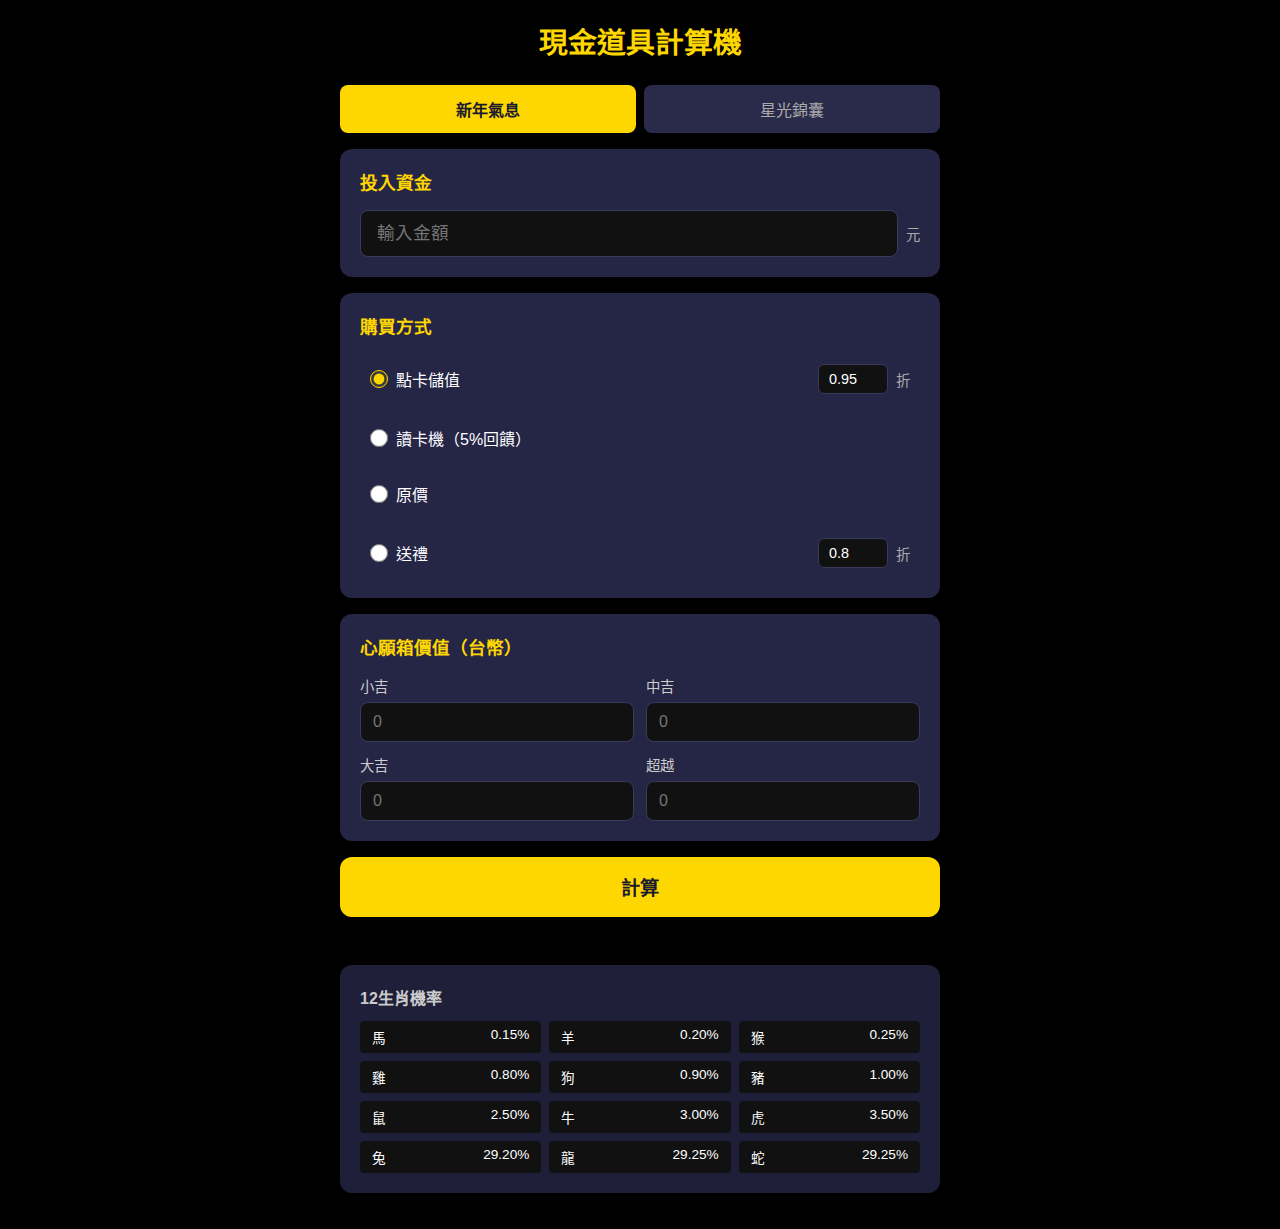
<file: docs/index.html>
<!DOCTYPE html>
<html lang="zh-TW">
<head>
    <meta charset="UTF-8">
    <meta name="viewport" content="width=device-width, initial-scale=1.0">
    <title>現金道具計算機</title>
    <link rel="stylesheet" href="style.css">
</head>
<body>
    <div class="container">
        <h1>現金道具計算機</h1>

        <!-- Tab 切換 -->
        <div class="tab-container">
            <button class="tab-btn active" data-tab="zodiac">新年氣息</button>
            <button class="tab-btn" data-tab="starlight">星光錦囊</button>
        </div>

        <!-- 新年氣息 Tab -->
        <div id="zodiac-tab" class="tab-content active">
            <div class="card">
                <h2>投入資金</h2>
                <div class="input-group">
                    <input type="number" id="investment" placeholder="輸入金額" min="0" aria-label="投入資金">
                    <span class="unit">元</span>
                </div>
            </div>

            <div class="card">
                <h2>購買方式</h2>
                <div class="radio-group">
                    <label class="radio-item">
                        <input type="radio" name="method" value="card" checked>
                        <span>點卡儲值</span>
                        <input type="number" id="card-discount" class="discount-input" value="0.95" step="0.01" min="0" max="1" aria-label="點卡折扣">
                        <span class="unit">折</span>
                    </label>
                    <label class="radio-item">
                        <input type="radio" name="method" value="cardreader">
                        <span>讀卡機（5%回饋）</span>
                    </label>
                    <label class="radio-item">
                        <input type="radio" name="method" value="original">
                        <span>原價</span>
                    </label>
                    <label class="radio-item">
                        <input type="radio" name="method" value="gift">
                        <span>送禮</span>
                        <input type="number" id="gift-discount" class="discount-input" value="0.8" step="0.01" min="0" max="1" aria-label="送禮折扣">
                        <span class="unit">折</span>
                    </label>
                </div>
            </div>

            <div class="card">
                <h2>心願箱價值（台幣）</h2>
                <div class="box-values">
                    <div class="box-input">
                        <label for="box-small">小吉</label>
                        <input type="number" id="box-small" placeholder="0" min="0">
                    </div>
                    <div class="box-input">
                        <label for="box-medium">中吉</label>
                        <input type="number" id="box-medium" placeholder="0" min="0">
                    </div>
                    <div class="box-input">
                        <label for="box-large">大吉</label>
                        <input type="number" id="box-large" placeholder="0" min="0">
                    </div>
                    <div class="box-input">
                        <label for="box-super">超越</label>
                        <input type="number" id="box-super" placeholder="0" min="0">
                    </div>
                </div>
            </div>

            <button id="calculate-btn" class="calculate-btn">計算</button>

            <div id="result" class="card result-card" style="display: none;">
                <h2>計算結果</h2>

                <div class="result-section">
                    <h3>基本資訊</h3>
                    <div class="result-row">
                        <span>可得樂豆點：</span>
                        <span id="r-points">-</span>
                    </div>
                    <div class="result-row">
                        <span>可抽次數：</span>
                        <span id="r-draws">-</span>
                    </div>
                    <div class="result-row">
                        <span>每個氣息成本：</span>
                        <span id="r-cost">-</span>
                    </div>
                </div>

                <div class="result-section">
                    <h3>期望獲得氣息</h3>
                    <div id="r-breaths" class="breaths-grid"></div>
                </div>

                <div class="result-section">
                    <h3>期望心願箱</h3>
                    <div class="result-row">
                        <span>超越：</span>
                        <span id="r-box-super">-</span>
                    </div>
                    <div class="result-row">
                        <span>大吉：</span>
                        <span id="r-box-large">-</span>
                    </div>
                    <div class="result-row">
                        <span>中吉：</span>
                        <span id="r-box-medium">-</span>
                    </div>
                    <div class="result-row">
                        <span>小吉：</span>
                        <span id="r-box-small">-</span>
                    </div>
                </div>

                <div class="result-section highlight">
                    <div class="result-row big">
                        <span>期望總價值：</span>
                        <span id="r-value">-</span>
                    </div>
                    <div class="result-row big">
                        <span>報酬率：</span>
                        <span id="r-roi">-</span>
                    </div>
                </div>
            </div>

            <div class="card info-card">
                <h3>12生肖機率</h3>
                <div class="rate-table">
                    <div class="rate-row"><span>馬</span><span>0.15%</span></div>
                    <div class="rate-row"><span>羊</span><span>0.20%</span></div>
                    <div class="rate-row"><span>猴</span><span>0.25%</span></div>
                    <div class="rate-row"><span>雞</span><span>0.80%</span></div>
                    <div class="rate-row"><span>狗</span><span>0.90%</span></div>
                    <div class="rate-row"><span>豬</span><span>1.00%</span></div>
                    <div class="rate-row"><span>鼠</span><span>2.50%</span></div>
                    <div class="rate-row"><span>牛</span><span>3.00%</span></div>
                    <div class="rate-row"><span>虎</span><span>3.50%</span></div>
                    <div class="rate-row"><span>兔</span><span>29.20%</span></div>
                    <div class="rate-row"><span>龍</span><span>29.25%</span></div>
                    <div class="rate-row"><span>蛇</span><span>29.25%</span></div>
                </div>
            </div>
        </div>

        <!-- 星光錦囊 Tab -->
        <div id="starlight-tab" class="tab-content">
            <!-- 期望值計算機 -->
                <div class="card">
                    <h2>投入資金</h2>
                    <div class="input-group">
                        <input type="number" id="sl-investment" placeholder="輸入金額" min="0" aria-label="投入資金">
                        <span class="unit">元</span>
                    </div>
                </div>

                <div class="card">
                    <h2>購買方式</h2>
                    <div class="radio-group">
                        <label class="radio-item">
                            <input type="radio" name="sl-method" value="card" checked>
                            <span>點卡儲值</span>
                            <input type="number" id="sl-card-discount" class="discount-input" value="0.95" step="0.01" min="0" max="1" aria-label="點卡折扣">
                            <span class="unit">折</span>
                        </label>
                        <label class="radio-item">
                            <input type="radio" name="sl-method" value="cardreader">
                            <span>讀卡機（5%回饋）</span>
                        </label>
                        <label class="radio-item">
                            <input type="radio" name="sl-method" value="original">
                            <span>原價</span>
                        </label>
                        <label class="radio-item">
                            <input type="radio" name="sl-method" value="gift">
                            <span>送禮</span>
                            <input type="number" id="sl-gift-discount" class="discount-input" value="0.8" step="0.01" min="0" max="1" aria-label="送禮折扣">
                            <span class="unit">折</span>
                        </label>
                    </div>
                </div>

                <div class="card">
                    <h2>道具價值設定（台幣）</h2>
                    <p class="info-text">僅計算第一階段（星光錦囊）道具價值，玲瓏星光及後續階段道具不計入</p>

                    <h3 class="section-title">傳說潛能卷軸</h3>
                    <div class="value-grid">
                        <div class="value-input">
                            <label for="sl-v-legend50">傳說潛能50%</label>
                            <input type="number" id="sl-v-legend50" placeholder="0" min="0">
                        </div>
                        <div class="value-input">
                            <label for="sl-v-legend100">傳說潛能100%</label>
                            <input type="number" id="sl-v-legend100" placeholder="0" min="0">
                        </div>
                    </div>

                    <h3 class="section-title">星力強化券</h3>
                    <div class="value-grid">
                        <div class="value-input">
                            <label for="sl-v-star14">14星強化券</label>
                            <input type="number" id="sl-v-star14" placeholder="0" min="0">
                        </div>
                        <div class="value-input">
                            <label for="sl-v-star15">15星強化券</label>
                            <input type="number" id="sl-v-star15" placeholder="0" min="0">
                        </div>
                        <div class="value-input">
                            <label for="sl-v-star16">16星強化券</label>
                            <input type="number" id="sl-v-star16" placeholder="0" min="0">
                        </div>
                        <div class="value-input">
                            <label for="sl-v-star17">17星強化券</label>
                            <input type="number" id="sl-v-star17" placeholder="0" min="0">
                        </div>
                        <div class="value-input">
                            <label for="sl-v-star18">18星強化券</label>
                            <input type="number" id="sl-v-star18" placeholder="0" min="0">
                        </div>
                        <div class="value-input">
                            <label for="sl-v-star19">19星強化券</label>
                            <input type="number" id="sl-v-star19" placeholder="0" min="0">
                        </div>
                        <div class="value-input">
                            <label for="sl-v-star20">20星強化券</label>
                            <input type="number" id="sl-v-star20" placeholder="0" min="0">
                        </div>
                    </div>

                    <h3 class="section-title">突破強化券</h3>
                    <div class="value-grid">
                        <div class="value-input">
                            <label for="sl-v-break21-100">21星突破100%</label>
                            <input type="number" id="sl-v-break21-100" placeholder="0" min="0">
                        </div>
                        <div class="value-input">
                            <label for="sl-v-break22-100">22星突破100%</label>
                            <input type="number" id="sl-v-break22-100" placeholder="0" min="0">
                        </div>
                        <div class="value-input">
                            <label for="sl-v-break23-30">23星追加30%</label>
                            <input type="number" id="sl-v-break23-30" placeholder="0" min="0">
                        </div>
                    </div>

                    <h3 class="section-title">其他</h3>
                    <div class="value-grid">
                        <div class="value-input">
                            <label for="sl-v-crystal">玲瓏星光</label>
                            <input type="number" id="sl-v-crystal" placeholder="0" min="0">
                        </div>
                    </div>
                </div>

                <button id="sl-calculate-btn" class="calculate-btn">計算期望值</button>

                <div id="sl-result" class="card result-card" style="display: none;">
                    <h2>計算結果</h2>

                    <div class="result-section">
                        <h3>基本資訊</h3>
                        <div class="result-row">
                            <span>換算樂豆點：</span>
                            <span id="sl-r-points">-</span>
                        </div>
                        <div class="result-row">
                            <span>可抽次數：</span>
                            <span id="sl-r-draws">-</span>
                        </div>
                        <div class="result-row">
                            <span>每抽成本：</span>
                            <span id="sl-r-cost">-</span>
                        </div>
                    </div>

                    <div class="result-section">
                        <h3>期望獲得道具</h3>
                        <div class="items-header">
                            <span class="name">道具名稱</span>
                            <span class="count">期望數量</span>
                            <span class="value">期望價值</span>
                        </div>
                        <div id="sl-r-items" class="items-list"></div>
                    </div>

                    <div class="result-section highlight">
                        <div class="result-row big">
                            <span>期望總價值：</span>
                            <span id="sl-r-value">-</span>
                        </div>
                        <div class="result-row big">
                            <span>報酬率：</span>
                            <span id="sl-r-roi">-</span>
                        </div>
                    </div>
                </div>

            <!-- 機率說明 -->
            <div class="card info-card">
                <h3>抽取機率說明</h3>
                <div class="rate-tables">
                    <div class="rate-section">
                        <h4>星光錦囊（每抽45元）</h4>
                        <div class="rate-list">
                            <div class="rate-row"><span>靈魂艾爾達碎片交換券(10個)</span><span>8.00%</span></div>
                            <div class="rate-row"><span>靈魂艾爾達</span><span>6.00%</span></div>
                            <div class="rate-row"><span>永遠的輪迴星火</span><span>14.40%</span></div>
                            <div class="rate-row"><span>暗黑輪迴星火</span><span>13.70%</span></div>
                            <div class="rate-row"><span>特別附加潛在能力賦予卷軸</span><span>7.80%</span></div>
                            <div class="rate-row"><span>傳說潛在能力卷軸50%</span><span>0.85%</span></div>
                            <div class="rate-row"><span>傳說潛在能力卷軸100%</span><span>0.55%</span></div>
                            <div class="rate-row"><span>星力14星強化券</span><span>15.00%</span></div>
                            <div class="rate-row"><span>星力15星強化券</span><span>10.00%</span></div>
                            <div class="rate-row"><span>星力16星強化券</span><span>7.00%</span></div>
                            <div class="rate-row"><span>星力17星強化券</span><span>3.40%</span></div>
                            <div class="rate-row"><span>星力18星強化券</span><span>1.50%</span></div>
                            <div class="rate-row"><span>星力19星強化券</span><span>0.60%</span></div>
                            <div class="rate-row"><span>星力20星強化券</span><span>0.40%</span></div>
                            <div class="rate-row"><span>突破1星強化券100%(21星)</span><span>0.45%</span></div>
                            <div class="rate-row"><span>突破1星強化券100%(22星)</span><span>0.20%</span></div>
                            <div class="rate-row"><span>追加1星強化券30%(23星)</span><span>0.15%</span></div>
                            <div class="rate-row highlight-row"><span>玲瓏星光</span><span>10.00%</span></div>
                        </div>
                    </div>
                </div>
            </div>
        </div>
    </div>
    <!-- 共用函數 -->
    <script src="common.js"></script>
    <!-- 新年氣息模組 -->
    <script src="zodiac/zodiac.js"></script>
    <!-- 星光錦囊模組 -->
    <script src="starlight/starlight.js"></script>
</body>
</html>
</file>
<file: docs/style.css>
* {
    margin: 0;
    padding: 0;
    box-sizing: border-box;
}

body {
    font-family: -apple-system, BlinkMacSystemFont, "Segoe UI", Roboto, "Microsoft JhengHei", sans-serif;
    background: #000;
    min-height: 100vh;
    color: #fff;
    padding: 20px;
}

.container {
    max-width: 600px;
    margin: 0 auto;
}

h1 {
    text-align: center;
    margin-bottom: 24px;
    font-size: 1.8rem;
    color: #ffd700;
}

/* 隱藏 number input 的上下箭頭 */
input[type="number"]::-webkit-outer-spin-button,
input[type="number"]::-webkit-inner-spin-button {
    -webkit-appearance: none;
    margin: 0;
}

input[type="number"] {
    -moz-appearance: textfield;
}

/* Tab 切換樣式 */
.tab-container {
    display: flex;
    gap: 8px;
    margin-bottom: 16px;
}

.tab-btn {
    flex: 1;
    padding: 12px 16px;
    border: none;
    border-radius: 8px;
    background: #2a2a4a;
    color: #aaa;
    font-size: 1rem;
    cursor: pointer;
    transition: all 0.2s;
}

.tab-btn:hover {
    background: #3a3a5a;
}

.tab-btn.active {
    background: #ffd700;
    color: #1a1a2e;
    font-weight: bold;
}

.tab-content {
    display: none;
}

.tab-content.active {
    display: block;
}

/* 子 Tab 樣式 */
.sub-tab-container {
    display: flex;
    gap: 8px;
    margin-bottom: 16px;
}

.sub-tab-btn {
    flex: 1;
    padding: 10px 14px;
    border: 2px solid #3a3a5a;
    border-radius: 8px;
    background: transparent;
    color: #ccc;
    font-size: 0.95rem;
    cursor: pointer;
    transition: all 0.2s;
}

.sub-tab-btn:hover {
    border-color: #ffd700;
    background: rgba(255, 215, 0, 0.1);
}

.sub-tab-btn.active {
    background: rgba(255, 215, 0, 0.15);
    border-color: #ffd700;
    color: #ffd700;
    font-weight: bold;
}

.sub-tab-content {
    display: none;
}

.sub-tab-content.active {
    display: block;
}

.card {
    background: #252545;
    border-radius: 12px;
    padding: 20px;
    margin-bottom: 16px;
}

.card h2 {
    font-size: 1.1rem;
    margin-bottom: 16px;
    color: #ffd700;
}

.card h3 {
    font-size: 1rem;
    margin-bottom: 12px;
    color: #ccc;
}

.input-group {
    display: flex;
    align-items: center;
    gap: 8px;
}

.input-group label {
    color: #ccc;
    font-size: 0.95rem;
}

.input-group input {
    flex: 1;
    padding: 12px 16px;
    border: 1px solid #3a3a5a;
    border-radius: 8px;
    background: #111;
    color: #fff;
    font-size: 1.1rem;
}

.input-group input:focus {
    outline: none;
    border-color: #ffd700;
}

.unit {
    color: #aaa;
    font-size: 0.9rem;
}

.radio-group {
    display: flex;
    flex-direction: column;
    gap: 12px;
}

.radio-item {
    display: flex;
    align-items: center;
    gap: 8px;
    cursor: pointer;
    padding: 10px;
    border-radius: 8px;
    transition: background 0.2s;
}

.radio-item:hover {
    background: rgba(255, 255, 255, 0.05);
}

.radio-item input[type="radio"] {
    accent-color: #ffd700;
    width: 18px;
    height: 18px;
}

.discount-input {
    width: 70px;
    padding: 6px 10px;
    border: 1px solid #3a3a5a;
    border-radius: 6px;
    background: #111;
    color: #fff;
    font-size: 0.9rem;
    margin-left: auto;
}

.discount-input:focus {
    outline: none;
    border-color: #ffd700;
}

.box-values {
    display: grid;
    grid-template-columns: repeat(2, 1fr);
    gap: 12px;
}

.box-input {
    display: flex;
    flex-direction: column;
    gap: 6px;
}

.box-input label {
    font-size: 0.9rem;
    color: #ccc;
}

.box-input input {
    padding: 10px 12px;
    border: 1px solid #3a3a5a;
    border-radius: 8px;
    background: #111;
    color: #fff;
    font-size: 1rem;
}

.box-input input:focus {
    outline: none;
    border-color: #ffd700;
}

/* 道具價值輸入區域 */
.info-text {
    font-size: 0.85rem;
    color: #aaa;
    margin-bottom: 16px;
    line-height: 1.5;
}

.section-title {
    font-size: 0.95rem;
    color: #ffd700;
    margin-top: 16px;
    margin-bottom: 12px;
    padding-bottom: 8px;
    border-bottom: 1px solid #3a3a5a;
}

.value-grid {
    display: grid;
    grid-template-columns: repeat(2, 1fr);
    gap: 12px;
    margin-bottom: 12px;
}

.value-input {
    display: flex;
    flex-direction: column;
    gap: 4px;
}

.value-input label {
    font-size: 0.8rem;
    color: #ccc;
}

.value-input input {
    padding: 8px 10px;
    border: 1px solid #3a3a5a;
    border-radius: 6px;
    background: #111;
    color: #fff;
    font-size: 0.9rem;
}

.value-input input:focus {
    outline: none;
    border-color: #ffd700;
}

.calculate-btn {
    width: 100%;
    padding: 16px;
    border: none;
    border-radius: 12px;
    background: #ffd700;
    color: #1a1a2e;
    font-size: 1.2rem;
    font-weight: bold;
    cursor: pointer;
    margin-bottom: 16px;
    transition: background 0.2s;
}

.calculate-btn:hover {
    background: #ffed4a;
}

.calculate-btn:active {
    background: #e6c200;
}

.simulate-btn {
    background: #9b59b6;
    color: #fff;
}

.simulate-btn:hover {
    background: #a569c0;
}

.simulate-btn:active {
    background: #8e44ad;
}

.result-card {
    border: 2px solid #ffd700;
}

.result-section {
    margin-bottom: 20px;
    padding-bottom: 16px;
    border-bottom: 1px solid #3a3a5a;
}

.result-section:last-child {
    margin-bottom: 0;
    padding-bottom: 0;
    border-bottom: none;
}

.result-row {
    display: flex;
    justify-content: space-between;
    padding: 6px 0;
    font-size: 0.95rem;
}

.result-row.big {
    font-size: 1.2rem;
    font-weight: bold;
    padding: 8px 0;
}

.highlight {
    background: rgba(255, 215, 0, 0.1);
    border-radius: 8px;
    padding: 16px;
    margin: -8px;
    margin-top: 8px;
}

.breaths-grid {
    display: grid;
    grid-template-columns: repeat(4, 1fr);
    gap: 8px;
}

.breath-item {
    display: flex;
    flex-direction: column;
    align-items: center;
    padding: 8px;
    background: #111;
    border-radius: 6px;
    font-size: 0.85rem;
}

.breath-item .name {
    color: #ffd700;
    margin-bottom: 4px;
}

.breath-item .count {
    color: #fff;
}

/* 道具列表 */
.items-list {
    display: flex;
    flex-direction: column;
    gap: 8px;
}

.item-row {
    display: flex;
    justify-content: space-between;
    align-items: center;
    padding: 8px 12px;
    background: #111;
    border-radius: 6px;
    font-size: 0.9rem;
}

.item-row .name {
    color: #ccc;
}

.item-row .count {
    color: #ffd700;
    font-weight: bold;
}

.item-row .value {
    color: #4caf50;
    font-size: 0.85rem;
}

.item-row.zero-value {
    opacity: 0.5;
}

/* 模擬器動畫 */
.sim-animation {
    text-align: center;
    padding: 20px;
    font-size: 1.5rem;
    color: #ffd700;
    min-height: 60px;
}

.sim-items-list {
    display: flex;
    flex-direction: column;
    gap: 6px;
    max-height: 400px;
    overflow-y: auto;
}

.sim-item {
    display: flex;
    justify-content: space-between;
    padding: 8px 12px;
    background: #111;
    border-radius: 6px;
    font-size: 0.9rem;
}

.sim-item .name {
    color: #ccc;
}

.sim-item .count {
    color: #ffd700;
    font-weight: bold;
}

.sim-item.rare {
    background: #3d2a4d;
    border: 1px solid #9b59b6;
}

.sim-item.rare .name {
    color: #bb8fce;
}

.info-card {
    background: #1f1f3a;
    margin-top: 32px;
}

.rate-table {
    display: grid;
    grid-template-columns: repeat(3, 1fr);
    gap: 8px;
}

.rate-row {
    display: flex;
    justify-content: space-between;
    padding: 6px 12px;
    background: #111;
    border-radius: 4px;
    font-size: 0.85rem;
}

.rate-row.highlight-row {
    background: rgba(255, 215, 0, 0.15);
    border: 1px solid rgba(255, 215, 0, 0.4);
}

/* 星光錦囊機率表格 */
.rate-tables {
    display: flex;
    flex-direction: column;
    gap: 20px;
}

.rate-section {
    padding: 12px;
    background: #111;
    border-radius: 8px;
}

.rate-section h4 {
    color: #ffd700;
    font-size: 0.95rem;
    margin-bottom: 10px;
    padding-bottom: 6px;
    border-bottom: 1px solid #3a3a5a;
}

.rate-list {
    display: flex;
    flex-direction: column;
    gap: 4px;
}

.rate-list .rate-row {
    display: flex;
    justify-content: space-between;
    padding: 6px 10px;
    font-size: 0.8rem;
}

.rate-list .rate-row span:first-child {
    flex: 1;
    color: #ccc;
}

.rate-list .rate-row span:last-child {
    color: #ffd700;
    min-width: 60px;
    text-align: right;
}

.positive {
    color: #4caf50;
}

.negative {
    color: #f44336;
}

@media (max-width: 480px) {
    .box-values {
        grid-template-columns: 1fr;
    }

    .breaths-grid {
        grid-template-columns: repeat(3, 1fr);
    }

    .rate-table {
        grid-template-columns: repeat(2, 1fr);
    }

    .value-grid {
        grid-template-columns: 1fr;
    }

    .tab-btn {
        font-size: 0.9rem;
        padding: 10px 12px;
    }

    .sub-tab-btn {
        font-size: 0.85rem;
        padding: 8px 10px;
    }
}
</file>
